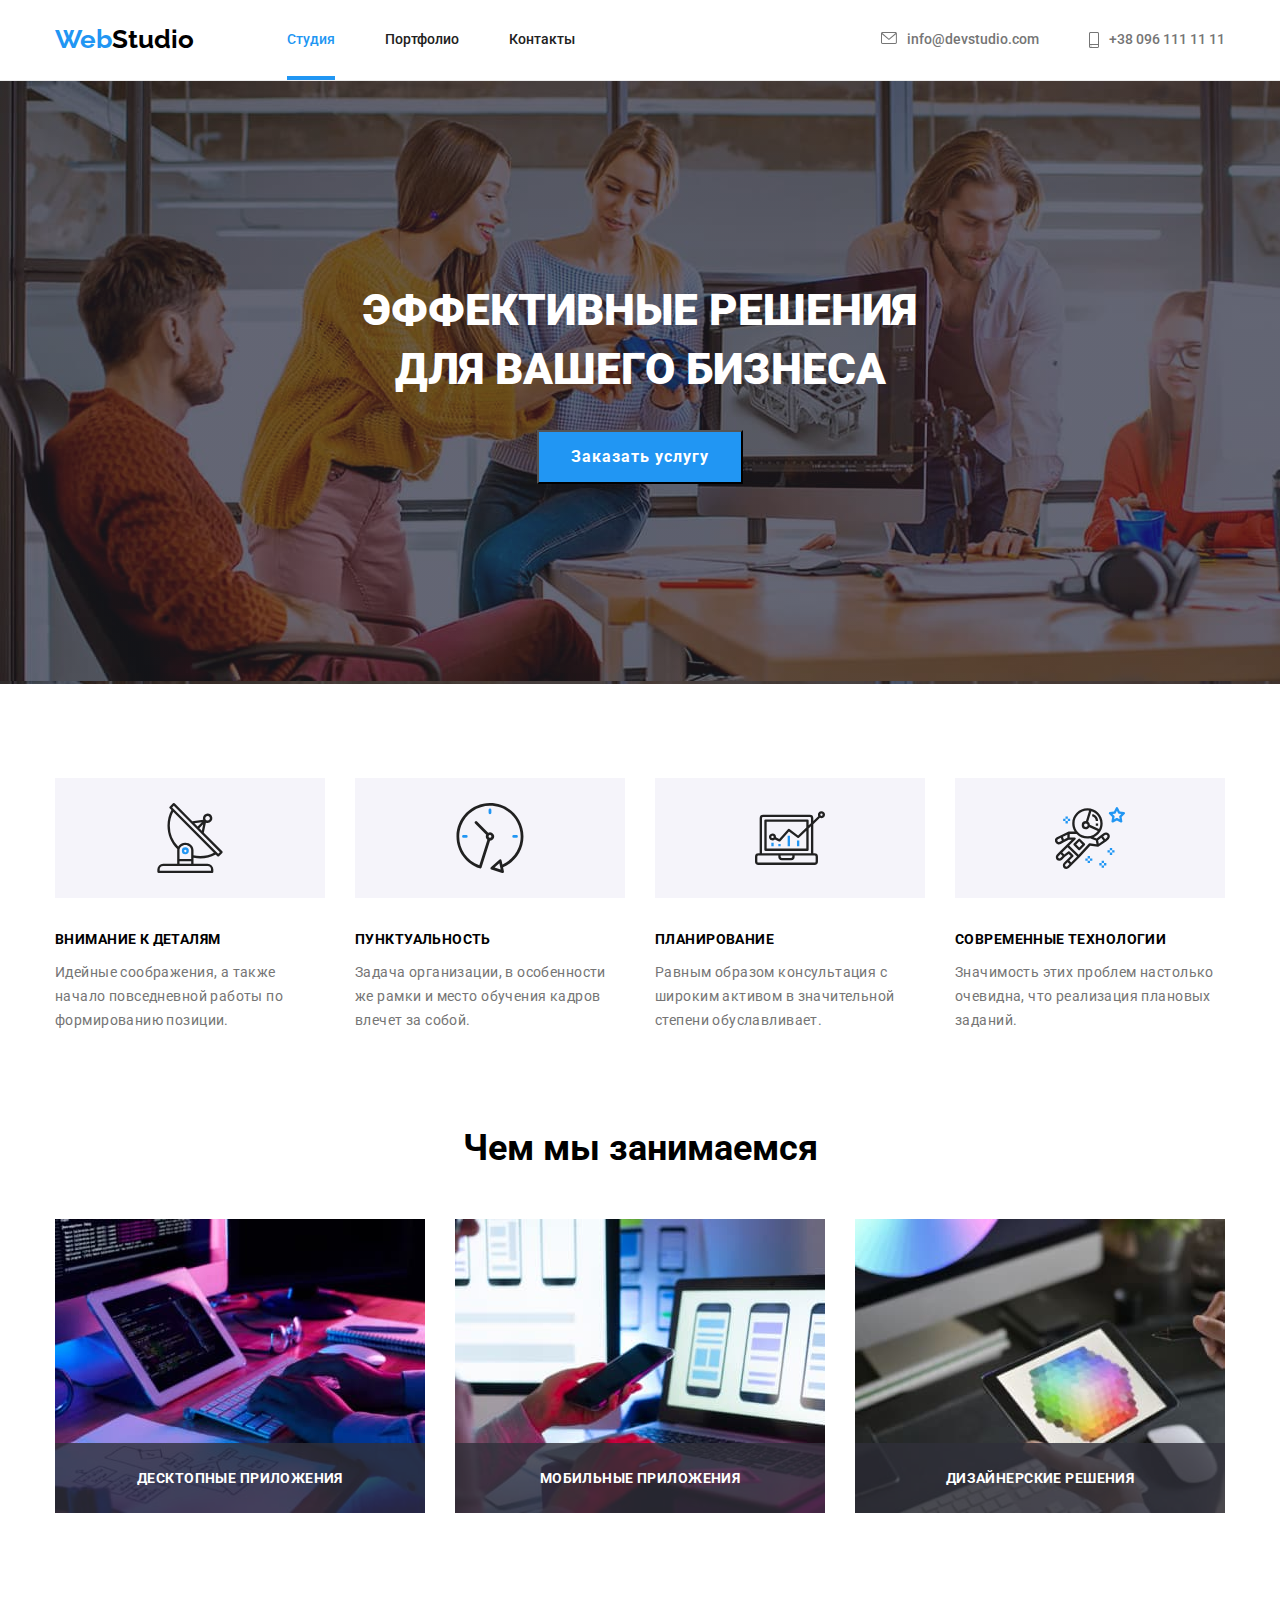
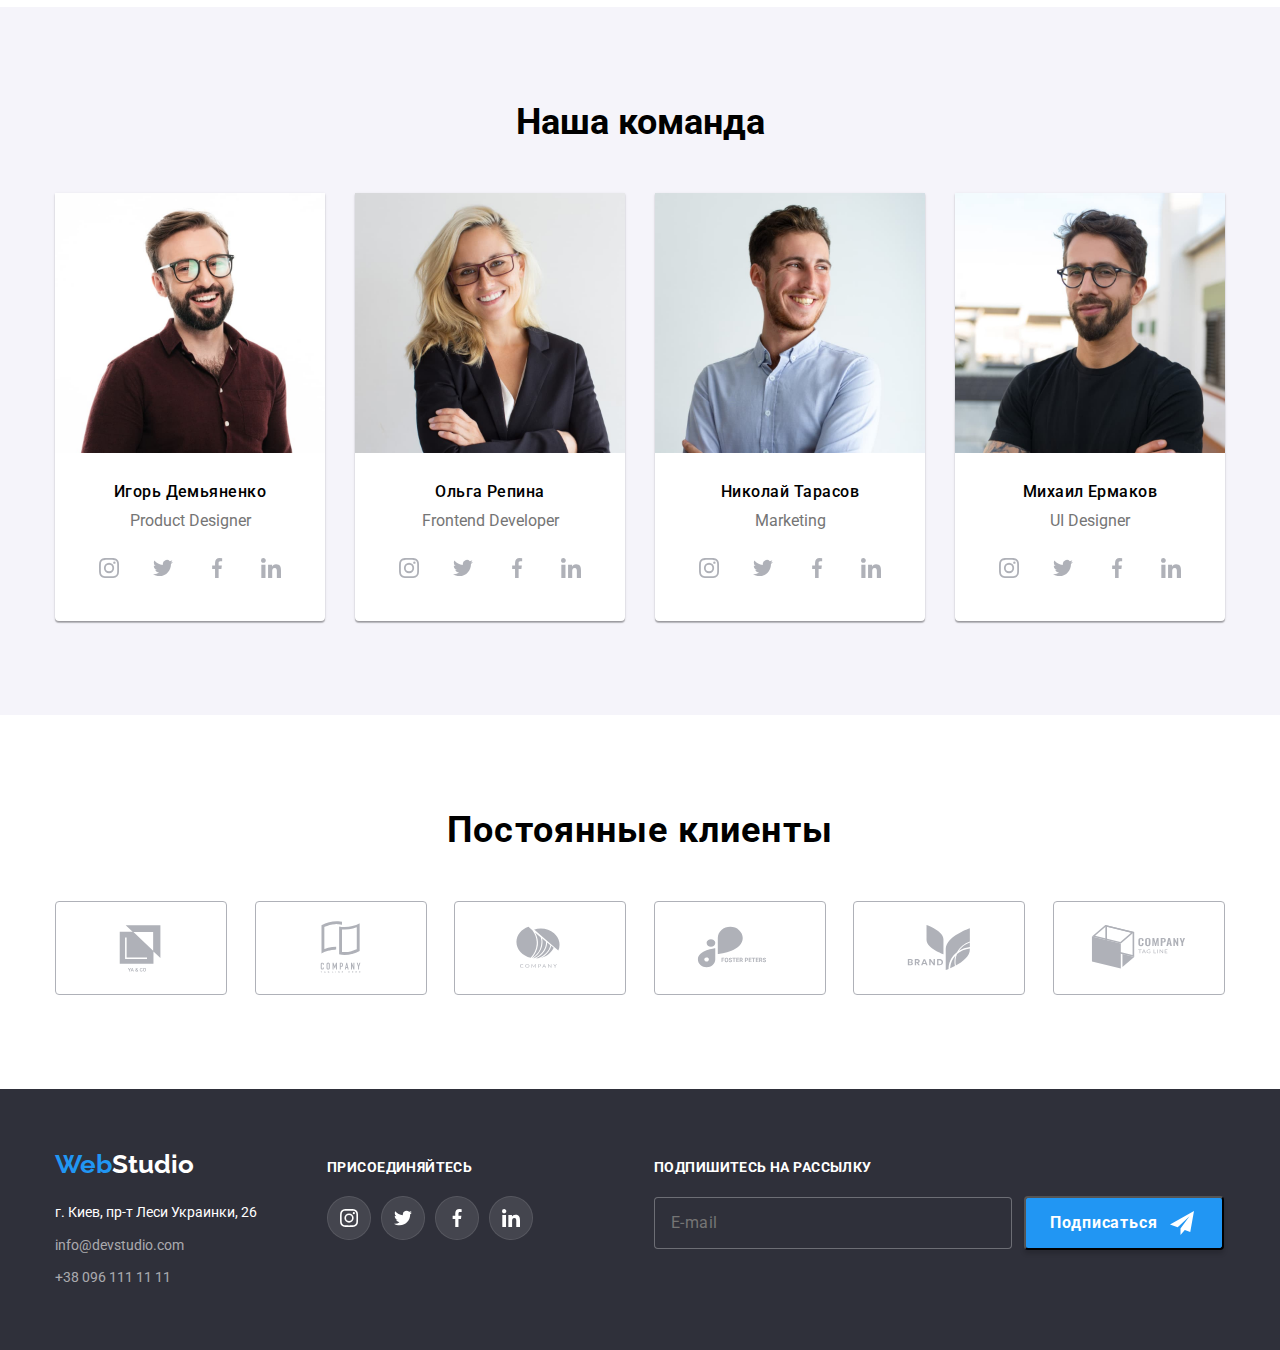
<file: index.html>
<!DOCTYPE html>
<html lang="ru">
<head>
    <meta charset="UTF-8">
    <meta http-equiv="X-UA-Compatible" content="IE=edge">
    <meta name="viewport" content="width=device-width, initial-scale=1.0">
    <title>Homework 6</title>
    
    <link rel="preconnect" href="https://fonts.gstatic.com">
    <link href="https://fonts.googleapis.com/css2?family=Raleway:wght@700&family=Roboto:wght@400;500;700;900&display=swap"
        rel="stylesheet">
        <link rel="stylesheet" href="https://cdnjs.cloudflare.com/ajax/libs/modern-normalize/1.0.0/modern-normalize.min.css">
        <link rel="stylesheet" href="./css/styles.css">
</head>
<body>
    <header class="header">
        <div class="container">
            <nav class="navigation">
                <a href="./" class="logo">Web<span class="web">Studio</span></a>
                <ul class="site-nav">
                    <li class="item"><a href="./" class="link current">Студия</a></li>
                    <li class="item"><a href="./portfolio.html" class="link">Портфолио</a></li>
                    <li class="item"><a href="" class="link">Контакты</a></li>
                </ul>
            </nav>
    
            <div class="contact-info">
                <ul class="contact">
                    <li class="item"> <a href="mailto:info@devstudio.com" class="link">
                            <svg class="mail-icon">
                                <use href="./images/icons.svg#icon-envelope"></use>
                            </svg>
                            info@devstudio.com</a>
                    </li>
                    <li class="item"><a href="tel:+380961111111" class="link">
                            <svg class="phone-icon">
                                <use href="./images/icons.svg#icon-smartphone"></use>
                            </svg>
                            +38 096 111 11 11</a>
                    </li>
                </ul>
            </div>
        </div>
    </header>

    <!-- MAIN -->

    <main>

        <!-- HERO -->

        <section class="container-hero section">
            <div class="container">
                 <div class="hero">
                     <h1 class="title">ЭФФЕКТИВНЫЕ РЕШЕНИЯ </br>ДЛЯ ВАШЕГО БИЗНЕСА</h1>
                     <button class="btn" type="button" data-modal-open>Заказать услугу</button>
                </div>
            </div>
        </section>

        <!-- ABOUT -->

        <section class="section">
            <div class="container">
                    <ul class="about">
                        <li class="item">
                                <div class="about-icon-section">
                                    <svg class="icon">
                                        <use href="./images/icons.svg#icon-antena"></use>
                                    </svg>
                                </div>
                                <h3 class="title">ВНИМАНИЕ К ДЕТАЛЯМ</h3>
                                <p class="feature">Идейные соображения, а также начало повседневной работы по формированию позиции.</p>
                        </li>
                        <li class="item">
                                <div class="about-icon-section">
                                    <svg class="icon">
                                        <use href="./images/icons.svg#icon-clock"></use>
                                    </svg>
                                </div>
                                <h3 class="title">ПУНКТУАЛЬНОСТЬ</h3>
                                <p class="feature">Задача организации, в особенности же рамки и место обучения кадров влечет за собой.</p> 
                        </li>
                        <li class="item">
                                <div class="about-icon-section">
                                    <svg class="icon">
                                        <use href="./images/icons.svg#icon-plan"></use>
                                    </svg>
                                </div>
                                <h3 class="title">ПЛАНИРОВАНИЕ</h3>
                                <p class="feature">Равным образом консультация с широким активом в значительной степени обуславливает.</p>
                        </li>
                        <li class="item">
                                <div class="about-icon-section">
                                    <svg class="icon">
                                        <use href="./images/icons.svg#icon-astranaut"></use>
                                    </svg>
                                </div>
                                <h3 class="title">СОВРЕМЕННЫЕ ТЕХНОЛОГИИ</h3>
                             <p class="feature">Значимость этих проблем настолько очевидна, что реализация плановых заданий.</p>
                        </li>
                    </ul>                
            </div>     
        </section>

        <!-- WORK -->

        <section class="section-bott">
            <div class="container">
                <div class="work">
                    <h2 class="title">Чем мы занимаемся</h2>
                        <ul class="work-cards">
                            <li class="item">
                                <a href="">
                                    <div class="item-position">
                                        <img src="./images/box-1.jpg" alt="Структура сайта и написание кода" width="370" height="294">
                                        <p class="text">ДЕСКТОПНЫЕ ПРИЛОЖЕНИЯ</p>
                                    </div>
                                </a>
                            </li>
                            <li class="item">
                                <a href="">
                                    <div class="item-position">
                                        <img src="./images/box-2.jpg" alt="адаптивная верстка" width="370" height="294">
                                        <p class="text">МОБИЛЬНЫЕ ПРИЛОЖЕНИЯ</p>
                                    </div>
                                </a>
                            </li>
                            <li class="item">
                                <a href="">
                                    <div class="item-position">
                                        <img src="./images/box-3.jpg" alt="выбор цвета в цветовой палитре" width="370" height="294">
                                        <p class="text">ДИЗАЙНЕРСКИЕ РЕШЕНИЯ</p>
                                    </div>
                                </a>
                            </li>
                        </ul>
                </div>
            </div>
        </section>

        <!-- TEAM -->

        <section class="container-team section">
            <div class="container">
                <div class="team">
                        <h2 class="title">Наша команда</h2>
                        <ul class="team-cards">
                            <li class="cards"><img src="./images/pro-designer.jpg" alt="Product Designer" width="270" height="260">
                                <p class="name">Игорь Демьяненко</p>
                                <p class="pofession">Product Designer</p>
                                <ul class="team-icon-list">
                                    <li class="icon-item">
                                        <a href="" class="social-link">
                                            <svg class="icon-social">
                                                <use href="./images/icons.svg#icon-instagram"></use>
                                            </svg>
                                        </a>
                                    </li>
                                    <li class="icon-item">
                                        <a href="" class="social-link">       
                                        <svg class="icon-social">
                                            <use href="./images/icons.svg#icon-twitter"></use>
                                        </svg>
                                        </a>
                                    </li>
                                    <li class="icon-item">
                                        <a href="" class="social-link">
                                        <svg class="icon-social">
                                            <use href="./images/icons.svg#icon-facebook"></use>
                                        </svg>
                                        </a>
                                    </li>
                                    <li class="icon-item">
                                        <a href="" class="social-link">
                                        <svg class="icon-social">
                                            <use href="./images/icons.svg#icon-linkedin"></use>
                                        </svg>
                                        </a>
                                    </li>
                                </ul>
                            </li>
                            <li class="cards">
                                <img src="./images/developer.jpg" alt="Frontend Developer" width="270" height="260">
                                <p class="name">Ольга Репина</p>
                                <p class="pofession">Frontend Developer</p>
                                <ul class="team-icon-list">
                                    <li class="icon-item">
                                        <a href="" class="social-link">
                                            <svg class="icon-social">
                                                <use href="./images/icons.svg#icon-instagram"></use>
                                            </svg>
                                        </a>
                                    </li>
                                    <li class="icon-item">
                                        <a href="" class="social-link">
                                            <svg class="icon-social">
                                                <use href="./images/icons.svg#icon-twitter"></use>
                                            </svg>
                                        </a>
                                    </li>
                                    <li class="icon-item">
                                        <a href="" class="social-link">
                                            <svg class="icon-social">
                                                <use href="./images/icons.svg#icon-facebook"></use>
                                            </svg>
                                        </a>
                                    </li>
                                    <li class="icon-item">
                                        <a href="" class="social-link">
                                            <svg class="icon-social">
                                                <use href="./images/icons.svg#icon-linkedin"></use>
                                            </svg>
                                        </a>
                                    </li>
                                </ul>
                            </li>
                            <li class="cards">
                                <img src="./images/marketing.jpg" alt="Marketing" width="270" height="260">
                                <p class="name">Николай Тарасов</p>
                                <p class="pofession">Marketing</p>
                                <ul class="team-icon-list">
                                    <li class="icon-item">
                                        <a href="" class="social-link">
                                            <svg class="icon-social">
                                                <use href="./images/icons.svg#icon-instagram"></use>
                                            </svg>
                                        </a>
                                    </li>
                                    <li class="icon-item">
                                        <a href="" class="social-link">
                                            <svg class="icon-social">
                                                <use href="./images/icons.svg#icon-twitter"></use>
                                            </svg>
                                        </a>
                                    </li>
                                    <li class="icon-item">
                                        <a href="" class="social-link">
                                            <svg class="icon-social">
                                                <use href="./images/icons.svg#icon-facebook"></use>
                                            </svg>
                                        </a>
                                    </li>
                                    <li class="icon-item">
                                        <a href="" class="social-link">
                                            <svg class="icon-social">
                                                <use href="./images/icons.svg#icon-linkedin"></use>
                                            </svg>
                                        </a>
                                    </li>
                                </ul>
                            </li>
                            <li class="cards">
                                <img src="./images/ui-designer.jpg" alt="UI Designer" width="270" height="260">
                                <p class="name">Михаил Ермаков</p>
                                <p class="pofession">UI Designer</p>
                                <ul class="team-icon-list">
                                    <li class="icon-item">
                                        <a href="" class="social-link">
                                            <svg class="icon-social">
                                                <use href="./images/icons.svg#icon-instagram"></use>
                                            </svg>
                                        </a>
                                    </li>
                                    <li class="icon-item">
                                        <a href="" class="social-link">
                                            <svg class="icon-social">
                                                <use href="./images/icons.svg#icon-twitter"></use>
                                            </svg>
                                        </a>
                                    </li>
                                    <li class="icon-item">
                                        <a href="" class="social-link">
                                            <svg class="icon-social">
                                                <use href="./images/icons.svg#icon-facebook"></use>
                                            </svg>
                                        </a>
                                    </li>
                                    <li class="icon-item">
                                        <a href="" class="social-link">
                                            <svg class="icon-social">
                                                <use href="./images/icons.svg#icon-linkedin"></use>
                                            </svg>
                                        </a>
                                    </li>
                                </ul>
                            </li>
                        </ul>
                </div>
            </div>
        </section>

        <!-- ПОСТОЯННЫЕ КЛИЕНТЫ -->
        
        <section class="container ">
            <div class="section">
                <h2 class="title-clients">Постоянные клиенты</h2>
                <ul class="clients-list">
                    <li>
                        <a href="" class="client-link">
                            <svg class="icon-clients">
                                <use href="./images/icons.svg#icon-client-1"></use>
                            </svg>
                        </a>
                    </li>
                    <li>
                        <a href="" class="client-link">
                            <svg class="icon-clients">
                                <use href="./images/icons.svg#icon-client-2"></use>
                            </svg>
                        </a>
                    </li>
                    <li>
                        <a href="" class="client-link">
                            <svg class="icon-clients">
                                <use href="./images/icons.svg#icon-client-3"></use>
                            </svg>
                        </a>
                    </li>
                    <li>
                        <a href="" class="client-link">
                            <svg class="icon-clients">
                                <use href="./images/icons.svg#icon-client-4"></use>
                            </svg>
                        </a>
                    </li>
                    <li>
                        <a href="" class="client-link">
                            <svg class="icon-clients">
                                <use href="./images/icons.svg#icon-client-5"></use>
                            </svg>
                        </a>
                    </li>
                    <li>
                        <a href="" class="client-link">
                            <svg class="icon-clients">
                                <use href="./images/icons.svg#icon-client-6"></use>
                            </svg>
                        </a>
                    </li>
                </ul>
            </div>
        </section>
    </main>

    <!-- FOTTER -->

    <footer class="footer">
        <div class="container">
            <div class="footer-flex">
                <div>
                    <a href="./" class="logo">Web<span class="web">Studio</span></a>
                    <address class="address">
                        <p class="street">г. Киев, пр-т Леси Украинки, 26</p>
                        <ul class="getcontact">
                         <li>
                             <a href="mailto:info@devstudio.com" class="link">info@devstudio.com</a>
                            </li>
                         <li>
                              <a href="tel:+380961111111" class="link">+38 096 111 11 11</a>
                         </li>
                     </ul>
                     </address>
                </div>
                <div class="invite">
                    <h3 class="title">ПРИСОЕДИНЯЙТЕСЬ</h3>
                    <ul class="foot-icon-list">
                        <li class="item">
                            <a href="" class="footer-link">
                                <svg class="svg-icon">
                                    <use href="./images/icons.svg#icon-instagram"></use>
                                </svg>
                            </a>
                        </li>
                        <li class="item">
                            <a href="" class="footer-link">
                                <svg class="svg-icon">
                                    <use href="./images/icons.svg#icon-twitter"></use>
                                </svg>
                            </a>
                        </li>
                        <li class="item">
                            <a href="" class="footer-link">
                                <svg class="svg-icon">
                                    <use href="./images/icons.svg#icon-facebook"></use>
                                </svg>
                            </a>
                        </li>
                        <li class="item">
                            <a href="" class="footer-link">
                                <svg class="svg-icon">
                                    <use href="./images/icons.svg#icon-linkedin"></use>
                                </svg>
                            </a>
                        </li>
                    </ul>
                </div>
                <div class="subscribe">
                    <h3 class="title">ПОДПИШИТЕСЬ НА РАССЫЛКУ</h3>
                    <form class="form-subscribe">                       
                        <label>
                            <input type="email" name="subscribe" placeholder="E-mail" width="500px">
                        </label>
                        <button type="submit" class="btn">
                            <span class="text"> Подписаться</span>
                            <svg class="send-svg">
                                <use href="./images/icons.svg#icon-send"></use>
                            </svg>
                        </button>
                    </form>
                </div>
            </div>
        </div>
    </footer>

<!-- Модалка -->

    <div class="backdrop is-hidden" data-modal>
        <div class="modal">
            <button class="btn" type="button" data-modal-close>
                <svg class="close">
                    <use href="./images/icons.svg#icon-close"></use>
                </svg>
            </button>
            <form class="form">
               
                    <h2 class="form-title">Оставьте свои данные, мы вам перезвоним</h2>
    
                        <label class="form-label">
                            <span class="form-text"> Имя</span>
                            <input class="form-input" type="text">
                            <svg class="form-icon">
                                <use href="./images/icons.svg#icon-name"></use>
                            </svg>
                        </label>

                        <label class="form-label">
                            <span class="form-text"> Телефон</span>
                            <input class="form-input" type="email">
                            <svg class="form-icon">
                                <use href="./images/icons.svg#icon-phone"></use>
                            </svg>
                        </label>
                  
                        <label class="form-label">
                            <span class="form-text"> Почта</span>
                            <input class="form-input" type="tel">
                            <svg class="form-icon">
                                <use href="./images/icons.svg#icon-email"></use>
                            </svg>
                        </label>
                
                        <label class="form-label">
                            <span class="form-text"> Комментарий</span>
                            <textarea name="commit"  class="form-commit" placeholder="Введите текст"></textarea>
                        </label>
            
 
                        <label class="rules">
                            <input type="checkbox" class="checkbox"><span class="form-checked"></span> Соглашаюсь с рассылкой и принимаю <a href="#"
                                class="agreement"> Условия договора</a> 
                            </label>

                    <button type="submit" class="form-btn" ><span class="send" > Отправить</span></button>
            </form>
        </div>
    </div>
    <script src="./js/modal.js"></script>
</body>
</html>
</file>
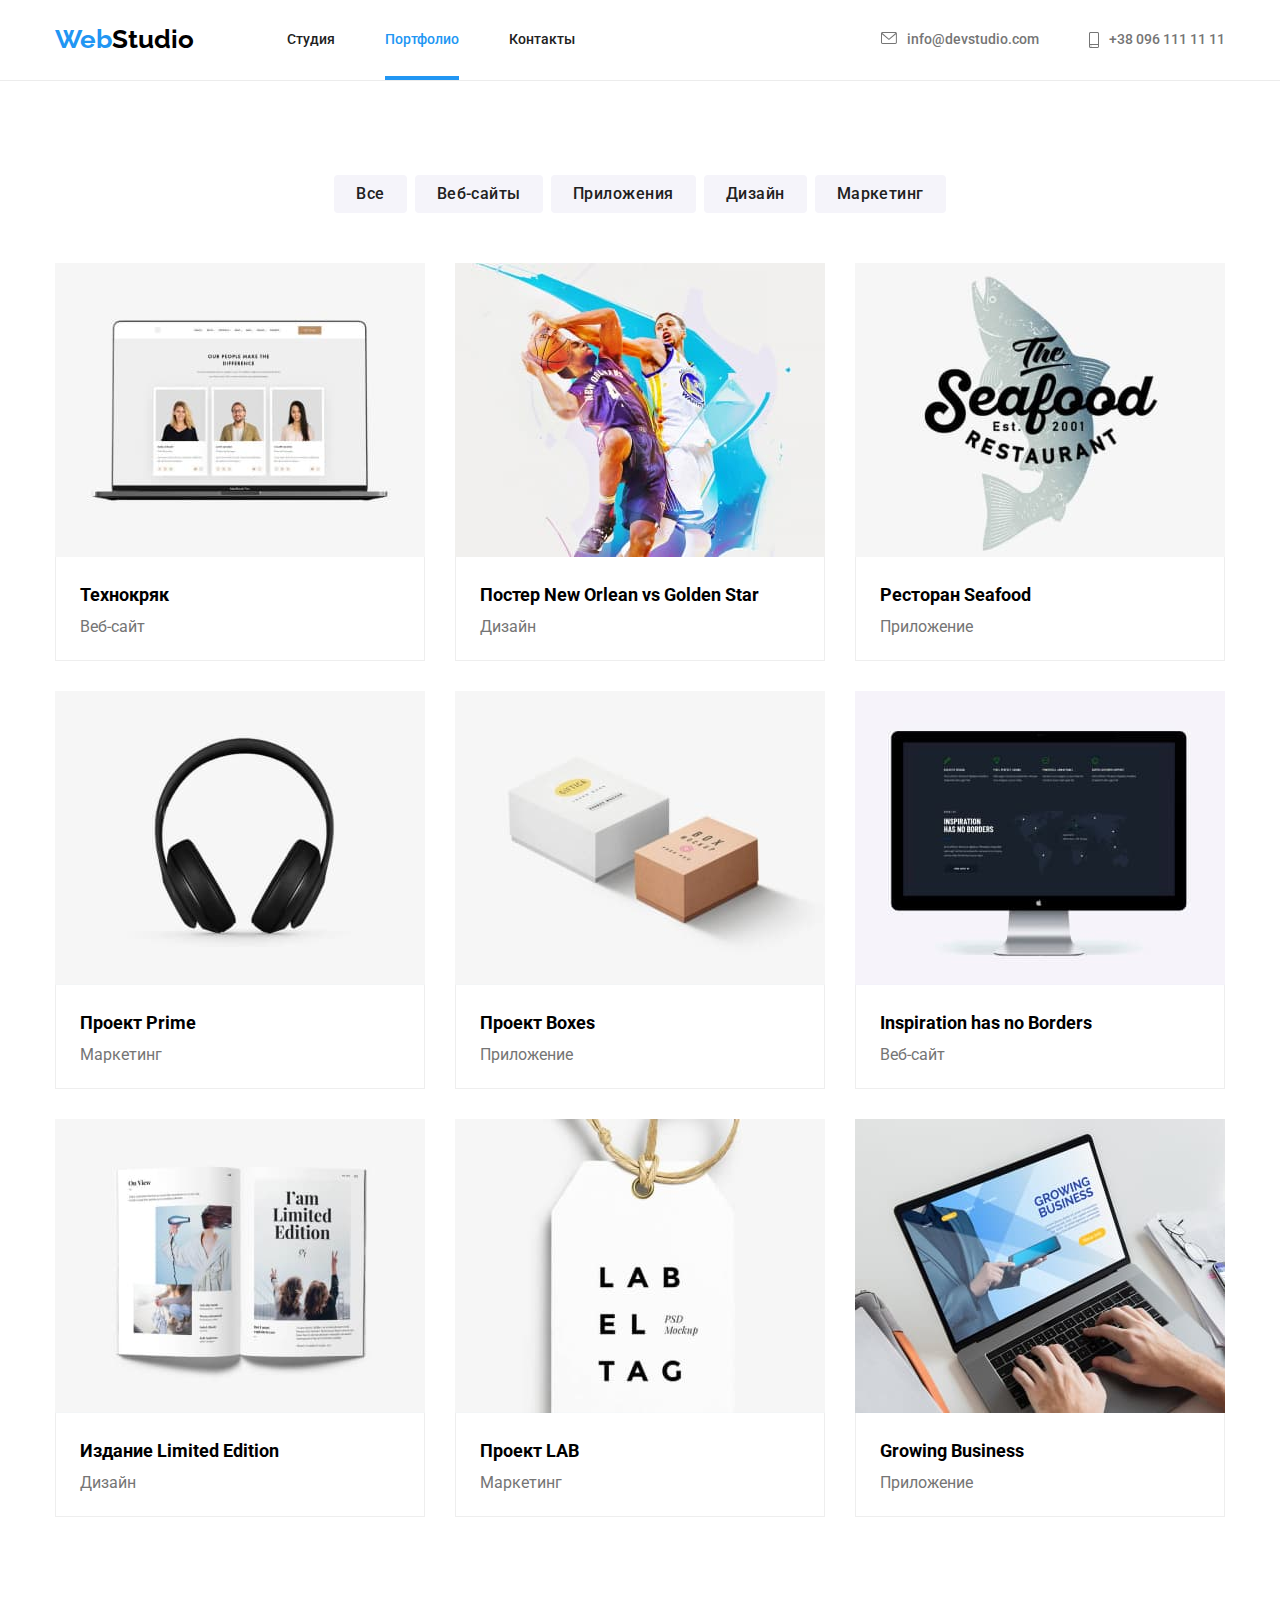
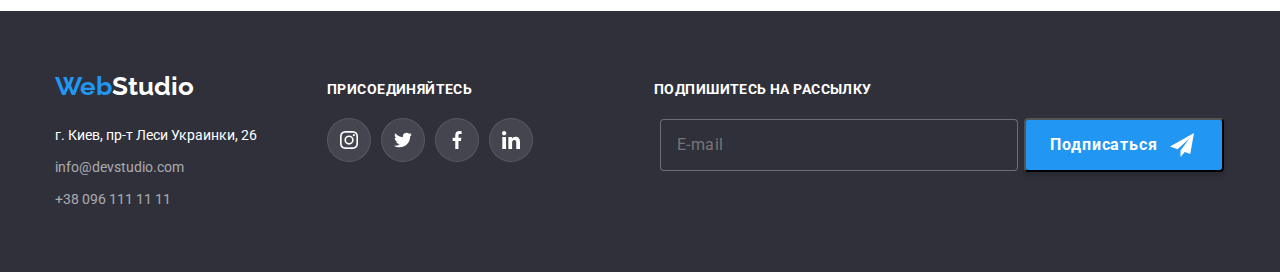
<file: portfolio.html>
<!DOCTYPE html>
<html lang="ru">
<head>
    <meta charset="UTF-8">
    <meta http-equiv="X-UA-Compatible" content="IE=edge">
    <meta name="viewport" content="width=device-width, initial-scale=1.0">
    <title>Homework 6</title>
    <link rel="preconnect" href="https://fonts.gstatic.com">
    <link href="https://fonts.googleapis.com/css2?family=Raleway:wght@700&family=Roboto:wght@400;500;700;900&display=swap"
        rel="stylesheet">
        <link rel="stylesheet" href="https://cdnjs.cloudflare.com/ajax/libs/modern-normalize/1.0.0/modern-normalize.min.css">
        <link rel="stylesheet" href="./css/styles.css">
</head>
<body>

    <!-- header -->

    <header class="header">
        <div class="container">
            <nav class="navigation">
                <a href="./" class="logo">Web<span class="web">Studio</span></a>
                <ul class="site-nav">
                    <li class="item"><a href="./" class="link "> Студия </a></li>
                    <li class="item"><a href="./portfolio.html" class="link current">Портфолио</a></li>
                    <li class="item"><a href="" class="link">Контакты</a></li>
                </ul>
            </nav>
    
            <div class="contact-info">
                <ul class="contact">
                    <li class="item">  <a href="mailto:info@devstudio.com" class="link">
                        <svg class="mail-icon">
                            <use href="./images/icons.svg#icon-envelope"></use>
                        </svg>
                    info@devstudio.com</a>
                    </li>
                    <li class="item"><a href="tel:+380961111111" class="link">
                         <svg class="phone-icon">
                        <use href="./images/icons.svg#icon-smartphone"></use></svg>
                        +38 096 111 11 11</a>
                    </li>
                </ul>
            </div>
        </div>
    </header>
    
    <!-- main -->
   
    <main>
        <section class="section">
            <div class="container">
                <div class="filters">
                    <ul class="buttons">
                        <li class="item"><button class="btn" type="button">Все</button></li>
                        <li class="item"><button class="btn" type="button">Веб-сайты</button></li>
                        <li class="item"><button class="btn" type="button">Приложения</button> </li>
                        <li class="item"><button class="btn" type="button">Дизайн</button> </li>
                        <li class="item"><button class="btn" type="button">Маркетинг</button> </li>
                    </ul> 
                </div>
            </div>
            <div class="container">
                <div class="projects">
                    <ul class="cards-list">
                        <li class="item">
                            <a href="">
                                <div class="overflow-img">
                                    <img src="./images/note.jpg" alt="notebook" width="370" height="294"  >
                                    <div class="overflow">
                                        <p class="text">Технокряк это современная площадка распространения коронавируса. Компании используют эту платформу для цифрового шпионажа и атак на защищённые сервера конкурентов.</p>
                                    </div>
                                </div>
                                        <div class="card-border">
                                        <h3 class="title">Технокряк</h3>
                                        <p class="filter">Веб-сайт</p>
                                        </div>
                            </a>
                        </li>
                        <li class="item">
                            <a href="">
                                <div class="overflow-img">
                                    <img src="./images/basketball.jpg" alt="basketball" width="370" height="294"  >
                                    <div class="overflow">
                                        <p class="text">Технокряк это современная площадка распространения коронавируса. Компании используют эту платформу
                                            для цифрового шпионажа и атак на защищённые сервера конкурентов.</p>
                                    </div>
                                </div>
                                    <div class="card-border">
                                        <h3 class="title">Постер New Orlean vs Golden Star</h3>
                                        <p class="filter">Дизайн</p>
                                    </div>
                            </a>
                        </li>
                        <li class="item">
                            <a href="">
                                <div class="overflow-img">
                                    <img src="./images/restaurant.jpg" alt="restaurant" width="370" height="294"  >
                                    <div class="overflow">
                                        <p class="text">Технокряк это современная площадка распространения коронавируса. Компании используют эту платформу
                                            для цифрового шпионажа и атак на защищённые сервера конкурентов.</p>
                                    </div>
                                </div>
                                    <div class="card-border">
                                        <h3 class="title">Ресторан Seafood</h3>
                                        <p class="filter">Приложение</p>
                                    </div>
                            </a>
                        </li>
                        <li class="item">
                            <a href="">
                                <div class="overflow-img">
                                    <img src="./images/headphones.jpg" alt="headphones" width="370" height="294" >
                                    <div class="overflow">
                                        <p class="text">Технокряк это современная площадка распространения коронавируса. Компании используют эту платформу
                                            для цифрового шпионажа и атак на защищённые сервера конкурентов.</p>
                                    </div>
                                </div>
                                    <div class="card-border">
                                        <h3 class="title">Проект Prime</h3>
                                        <p class="filter">Маркетинг</p>
                                    </div>
                            </a>
                        </li>
                        <li class="item">
                            <a href="">
                                <div class="overflow-img">
                                    <img src="./images/boxes.jpg" alt="boxes" width="370" height="294" >
                                    <div class="overflow">
                                        <p class="text">Технокряк это современная площадка распространения коронавируса. Компании используют эту платформу
                                            для цифрового шпионажа и атак на защищённые сервера конкурентов.</p>
                                    </div>
                                </div>
                                    <div class="card-border">
                                        <h3 class="title">Проект Boxes</h3>
                                        <p class="filter">Приложение</p>
                                    </div>
                            </a>
                        </li>
                        <li class="item">
                            <a href="">
                                <div class="overflow-img">
                                    <img src="./images/monitor.jpg" alt="monitor" width="370" height="294" >
                                    <div class="overflow">
                                        <p class="text">Технокряк это современная площадка распространения коронавируса. Компании используют эту платформу
                                            для цифрового шпионажа и атак на защищённые сервера конкурентов.</p>
                                    </div>
                                </div>
                                    <div class="card-border">
                                        <h3 class="title">Inspiration has no Borders</h3>
                                        <p class="filter">Веб-сайт</p>
                                    </div>
                            </a>
                        </li>
                        <li class="item">
                            <a href="">
                                <div class="overflow-img">
                                    <img src="./images/book.jpg" alt="book" width="370" height="294" >
                                    <div class="overflow">
                                        <p class="text">Технокряк это современная площадка распространения коронавируса. Компании используют эту платформу
                                            для цифрового шпионажа и атак на защищённые сервера конкурентов.</p>
                                    </div>
                                </div>
                                    <div class="card-border">
                                        <h3 class="title">Издание Limited Edition</h3>
                                        <p class="filter">Дизайн</p>
                                    </div>
                            </a>
                        </li>
                        <li class="item">
                            <a href="">
                                <div class="overflow-img">
                                    <img src="./images/project.jpg" alt="project" width="370" height="294" >
                                    <div class="overflow">
                                        <p class="text">Технокряк это современная площадка распространения коронавируса. Компании используют эту платформу
                                            для цифрового шпионажа и атак на защищённые сервера конкурентов.</p>
                                    </div>
                                </div>
                                    <div class="card-border">
                                        <h3 class="title">Проект LAB</h3>
                                        <p class="filter">Маркетинг</p>
                                    </div>
                            </a>
                        </li>
                        <li class="item">
                            <a href="">
                                <div class="overflow-img">
                                    <img src="./images/business.jpg" alt="business" width="370" height="294" >
                                    <div class="overflow">
                                        <p class="text">Технокряк это современная площадка распространения коронавируса. Компании используют эту платформу
                                            для цифрового шпионажа и атак на защищённые сервера конкурентов.</p>
                                    </div>
                                </div>
                                    <div class="card-border">
                                        <h3 class="title">Growing Business</h3>
                                        <p class="filter">Приложение</p>
                                    </div>
                            </a>
                        </li>
                    </ul>
                </div>
            </div>
        </section>
    </main>

<!-- footer -->
    <footer class="footer">
        <div class="container">
            <div class="footer-flex">
                <div>
                    <a href="./" class="logo">Web<span class="web">Studio</span></a>
                    <address class="address">
                        <p class="street">г. Киев, пр-т Леси Украинки, 26</p>
                        <ul class="getcontact">
                            <li>
                                <a href="mailto:info@devstudio.com" class="link">info@devstudio.com</a>
                            </li>
                            <li>
                                <a href="tel:+380961111111" class="link">+38 096 111 11 11</a>
                            </li>
                        </ul>
                    </address>
                </div>
                <div class="invite">
                    <h3 class="title">ПРИСОЕДИНЯЙТЕСЬ</h3>
                    <ul class="foot-icon-list">
                        <li class="item">
                            <a href="" class="footer-link">
                                <svg class="svg-icon">
                                    <use href="./images/icons.svg#icon-instagram"></use>
                                </svg>
                            </a>
                        </li>
                        <li class="item">
                            <a href="" class="footer-link">
                                <svg class="svg-icon">
                                    <use href="./images/icons.svg#icon-twitter"></use>
                                </svg>
                            </a>
                        </li>
                        <li class="item">
                            <a href="" class="footer-link">
                                <svg class="svg-icon">
                                    <use href="./images/icons.svg#icon-facebook"></use>
                                </svg>
                            </a>
                        </li>
                        <li class="item">
                            <a href="" class="footer-link">
                                <svg class="svg-icon">
                                    <use href="./images/icons.svg#icon-linkedin"></use>
                                </svg>
                            </a>
                        </li>
                    </ul>
                </div>
                <div class="subscribe ">
                    <h3 class="title">ПОДПИШИТЕСЬ НА РАССЫЛКУ</h3>
                    <form class="form-subscribe">
                        <label for="subscribe"></label>
                        <input type="email" name="subscribe" id="subscribe" placeholder="E-mail" width="500px">
                        <button type="submit" class="btn">
                            <span class="text"> Подписаться</span>
                            <svg class="send-svg">
                                <use href="./images/icons.svg#icon-send"></use>
                            </svg>
                        </button>
                    </form>
                </div>
            </div>
        </div>
    </footer>
</body>
</html>
</file>
<file: css/styles.css>
﻿/* Глобальные стили */
* {
  box-sizing: border-box;
}

h1,
h2,
h3,
h4,
h5,
h6,
ul,
p {
  margin: 0;
  padding: 0;
}

svg,
img {
  display: block;
  max-width: 100%;
  height: auto;
}

input {
  cursor: pointer;
}

body {
  color: var(--accent-color);
  font-family: roboto, sans-serif;
  background-color: #ffffff;
}

:root {
  --accent-color: #757575;
  --background-header-footer: #2f303a;
  --activ: #2196f3;
  --primary-color: #000000;
  --lite-color: #ffffff;
  --logo: #2196f3;
  --contacts-footer-color: rgb(255, 255, 255, 0.6);
  --header-border-color: #ececec;
  --cards-border-color: #eeeeee;
  --bgc-btn: #f5f4fa;
  --hero-overlay-color: rgba(47, 48, 58, 0.4);
  --icon-color: #afb1b8;
  --bgc-icon-footer: rgba(255, 255, 255, 0.1);
  --bgc-overflow: rgba(33, 150, 243, 0.9);
  --form-color: rgba(117, 117, 117, 0.5);
}

a {
  text-decoration: none;
}

ul {
  list-style: none;
}

.section {
  padding-top: 94px;
  padding-bottom: 94px;
}

.section-bott {
  padding-bottom: 94px;
}

.btn {
  cursor: pointer;
}

/* ICONS SVG */

.mail-icon {
  width: 16px;
  height: 12px;
  margin-right: 10px;
  fill: currentColor;
}
.phone-icon {
  width: 10px;
  height: 16px;
  margin-right: 10px;
  fill: currentColor;
}

/* HEADER INDEX*/

.container {
  width: 1200px;
  padding-left: 15px;
  padding-right: 15px;
  margin-left: auto;
  margin-right: auto;
}

.header {
  border-bottom: 1px solid var(--header-border-color);
}

.header .container {
  display: flex;
  justify-content: space-between;
  align-items: center;
}

.container .navigation {
  display: flex;
  align-items: center;
}

.navigation .site-nav {
  display: flex;
}

.logo {
  font-family: "Raleway", sans-serif;
  font-weight: 700;
  font-size: 26px;
  line-height: 1.2;
  color: var(--logo);
}

.web {
  color: var(--primary-color);
}

.site-nav .link {
  padding-top: 32px;
  padding-bottom: 32px;
  position: relative;
  color: #212121;
  font-weight: 500;
  font-size: 14px;
  line-height: 1.1;
  transition: color 250ms cubic-bezier(0.4, 0, 0.2, 1);
}

.site-nav .link.current::after {
  content: "";
  position: absolute;

  left: 0;
  bottom: 0;
  display: block;
  width: 100%;
  height: 4px;
  background-color: var(--activ);

  transition: 250ms cubic-bezier(0.4, 0, 0.2, 1);
}

.item .link {
  display: flex;
}

.contact .link {
  padding-top: 32px;
  padding-bottom: 32px;
  color: #757575;
  font-weight: 500;
  font-size: 14px;
  line-height: 1.1;
  transition: color 250ms cubic-bezier(0.4, 0, 0.2, 1);
}

.contact-info .contact {
  display: flex;
}

.contact-info {
  margin-left: auto;
}

.site-nav .item {
  margin-right: 50px;
}

.site-nav .item:first-child {
  margin-left: 93px;
}

.site-nav .item:last-child {
  margin: 0;
}

.site-nav .link:focus,
.site-nav .link:hover {
  color: var(--activ);
}

.contact .link:focus,
.contact .link:hover {
  color: var(--activ);
}

.site-nav .current {
  color: var(--activ);
}

.contact .item + .item {
  margin-left: 50px;
}

/* main INDEX */

.container-hero {
  background-image: linear-gradient(
      to right,
      var(--hero-overlay-color),
      var(--hero-overlay-color)
    ),
    url("../images/background.jpg");
  padding-top: 200px;
  padding-bottom: 200px;
  max-width: 1600px;
  margin-right: auto;
  margin-left: auto;
}

.hero {
  text-align: center;
}

.hero .title {
  color: var(--lite-color);
  font-weight: 900;
  font-size: 44px;
  line-height: 1.35;
}

.hero .btn {
  font-family: "Roboto", sans-serif;
  color: var(--lite-color);
  background-color: var(--activ);
  font-weight: 700;
  font-size: 16px;
  line-height: 1.87;
  letter-spacing: 0.06em;
  margin-top: 30px;
  padding: 10px 32px 10px 32px;
  transition: background-color 250ms cubic-bezier(0.4, 0, 0.2, 1);
}

.hero .btn:focus,
.hero .btn:hover {
  background-color: #188ce8;
}

/* ABOUT INDEX */

.about {
  display: flex;
  flex-wrap: wrap;
  margin-left: -30px;
}

.about .item {
  flex-basis: calc((100% - 4 * 30px) / 4);
  margin-left: 30px;
}

.about-icon-section {
  display: flex;
  justify-content: center;
  align-items: center;
  width: 270px;
  height: 120px;
  margin-bottom: 30px;
  background-color: var(--bgc-btn);
}

.about-icon-section .icon {
  width: 70px;
  height: 70px;
}

.about .item:last-child {
  padding-right: 0;
}

.about .title {
  font-family: roboto, sans-serif;
  color: var(--primary-color);
  font-weight: bold;
  font-size: 14px;
  line-height: 1.7;
  margin-bottom: 10px;
  letter-spacing: 0.03em;
}

.about .feature {
  font-weight: 400;
  font-size: 14px;
  line-height: 1.7;
  letter-spacing: 0.03em;
}

/* WORK INDEX*/

.work {
  background-color: #fff;
}

.work .work-cards {
  display: flex;
  justify-content: space-between;
}

.work-cards .item {
  margin-right: 30px;
}

/* .item-position::before {
  display: inline-block;
  position: absolute;
  content: "";
  background-color: #2f303acc;
  width: 100%;
  height: 70px;
  bottom: 0%;
} */

.work-cards .item:last-child {
  margin-right: 0;
}

.work-cards .item-position {
  position: relative;
}

.item-position .text {
  position: absolute;
  font-family: roboto, sans-serif;
  font-weight: 700;
  font-size: 14px;
  line-height: 1.172;
  letter-spacing: 0.03em;
  left: 50%;
  transform: translateX(-50%);
  color: var(--lite-color);
  background-color: #2f303acc;
  width: 100%;
  height: 70px;
  bottom: 0;
  text-align: center;
  padding-top: 27px;
}

.work .title {
  color: var(--primary-color);
  font-weight: 700;
  font-size: 36px;
  line-height: 1.17;
  text-align: center;
  margin-bottom: 50px;
}

/* TEAM INDEX*/

.container-team {
  background-color: var(--bgc-btn);
}

.team .title {
  color: var(--primary-color);
  text-align: center;
  font-weight: 700;
  font-size: 36px;
  line-height: 1.17;
  margin-bottom: 50px;
}

.team .team-cards {
  display: flex;
  justify-content: space-between;
}

.team-cards .cards {
  margin-right: 30px;
  box-shadow: 0px 1px 3px rgba(0, 0, 0, 0.12), 0px 1px 1px rgba(0, 0, 0, 0.14),
    0px 2px 1px rgba(0, 0, 0, 0.2);
  border-radius: 0px 0px 4px 4px;
}

.team-cards .cards:last-child {
  margin: 0;
}

.team .name {
  color: var(--primary-color);
  font-weight: 500;
  font-size: 16px;
  line-height: 1.17;
  padding-top: 30px;
  padding-bottom: 10px;
  letter-spacing: 0.03em;
}

.cards {
  height: 428px;
  width: 270px;
  background-color: var(--lite-color);
  text-align: center;
}

.team .profession {
  font-weight: 400;
  font-size: 16px;
  line-height: 1.17;
}

/* SOCIAL ICONS */

.team-icon-list {
  display: flex;
  justify-content: center;
  padding-top: 16px;
  padding-right: 32px;
  padding-left: 32px;
}

.team-icon-list .icon-item {
  margin-right: 10px;
}

.team-icon-list .icon-item:last-child {
  margin-right: 0;
}

.social-link {
  display: flex;
  max-width: 44px;
  max-height: 44px;
  padding: 12px;
  color: var(--icon-color);
  border-radius: 50%;
  transition: color 250ms cubic-bezier(0.4, 0, 0.2, 1),
    background-color 250ms cubic-bezier(0.4, 0, 0.2, 1);
}

.social-link:hover,
.social-link:focus {
  color: var(--lite-color);
  background-color: var(--activ);
}

.icon-item .icon-social {
  width: 20px;
  height: 20px;
  fill: currentColor;
}
/* ПОСТОЯННЫЕ КЛИЕНТЫ */

.title-clients {
  color: var(--primary-color);
  font-family: roboto, sans-serif;
  font-weight: 700;
  font-size: 36px;
  line-height: 1.171;
  letter-spacing: 0.03em;
  text-align: center;
  margin-bottom: 50px;
}

.clients-list {
  display: flex;
  justify-content: space-between;
}

.client-link {
  display: flex;
  justify-content: space-between;
  align-items: center;
  color: var(--icon-color);
  border: 1px solid var(--icon-color);
  border-radius: 4px;
  padding: 16px 32px;
  transition: color 250ms cubic-bezier(0.4, 0, 0.2, 1),
    border 250ms cubic-bezier(0.4, 0, 0.2, 1);
}

.client-link:hover,
.client-link:focus {
  border: 1px solid var(--activ);
  color: var(--activ);
}

.icon-clients {
  width: 106px;
  height: 60px;
  fill: currentColor;
}

/* MAIN PORTFOLIO */

.filters .buttons {
  display: flex;
  justify-content: center;
}

.filters .btn {
  font-family: "Roboto", sans-serif;
  font-weight: 500;
  font-size: 16px;
  line-height: 1.62;
  letter-spacing: 0.03em;
  color: rgba(33, 33, 33, 1);
  padding: 6px 22px;
  background-color: var(--bgc-btn);
  border: none;
  border-radius: 4px;
  transition: background-color 250ms cubic-bezier(0.4, 0, 0.2, 1),
    color 250ms cubic-bezier(0.4, 0, 0.2, 1),
    box-shadow 250ms cubic-bezier(0.4, 0, 0.2, 1);
}

.buttons .item {
  margin-right: 8px;
}

.buttons .item:last-child {
  margin-right: 0;
}

.filters .btn:focus,
.filters .btn:hover {
  background-color: var(--activ);
  color: var(--lite-color);
  box-shadow: 0px 3px 1px rgba(0, 0, 0, 0.1), 0px 1px 2px rgba(0, 0, 0, 0.08),
    0px 2px 2px rgba(0, 0, 0, 0.12);
}

/* КАРТОЧКИ */

.cards-list {
  display: flex;
  flex-wrap: wrap;
  margin-top: 50px;
  margin-right: -30px;
}

.cards-list .item {
  margin-right: 30px;
  margin-bottom: 30px;
  flex-basis: calc((100% - 3 * 30px) / 3);
}

.cards-list .item:hover {
  box-shadow: 0px 1px 1px rgba(0, 0, 0, 0.12), 0px 4px 4px rgba(0, 0, 0, 0.06),
    1px 4px 6px rgba(0, 0, 0, 0.16);
}

.cards-list .item:nth-child(n + 7) {
  margin-bottom: 0;
}

.projects .title {
  color: var(--primary-color);
  font-weight: 700;
  font-size: 18px;
  line-height: 2;
}

.overflow-img {
  position: relative;
  overflow: hidden;
}

.overflow-img .overflow {
  position: absolute;
  top: 0;
  left: 0;
  width: 100%;
  height: 100%;

  background-color: var(--bgc-overflow);
  transform: translatey(100%);
  pointer-events: none;
  transition: transform 250ms 250ms cubic-bezier(0.4, 0, 0.2, 1);
}

.cards-list .item:hover .overflow-img .overflow {
  transform: translatey(0);
}

.overflow .text {
  font-family: roboto, sans-serif;
  font-weight: 400;
  font-size: 18px;
  line-height: 1.555;
  padding: 63px 24px;
  letter-spacing: 0.03em;
  color: var(--lite-color);
}

.projects .filter {
  color: var(--accent-color);
  font-weight: 400;
  font-size: 16px;
  line-height: 1.7;
}

.card-border {
  border-left: 1px solid var(--cards-border-color);
  border-right: 1px solid var(--cards-border-color);
  border-bottom: 1px solid var(--cards-border-color);
  padding-top: 20px;
  padding-left: 24px;
  padding-bottom: 20px;
}

/* Подвал */

.footer {
  background-color: var(--background-header-footer);
  padding-top: 60px;
  padding-bottom: 60px;
}

.footer .web {
  color: var(--lite-color);
}

.footer .logo {
  margin-top: 60px;
}

.footer .link {
  color: var(--accent-color);
  transition: color 250ms cubic-bezier(0.4, 0, 0.2, 1);
}

.footer .link:hover,
.footer .link:focus {
  color: var(--activ);
}

.address {
  font-weight: 400;
  font-size: 14px;
  line-height: 1.7;
  font-style: normal;
  padding-top: 20px;
}

.address .street {
  color: var(--lite-color);
  font-weight: 400;
  font-size: 14px;
  line-height: 1.72;
}

.getcontact li {
  padding-top: 9px;
}

.address .link {
  color: var(--contacts-footer-color);
}

/* Правая часть футера */

.footer-flex {
  display: flex;
}

.invite {
  width: 206px;
  margin-left: 70px;
  margin-top: 10px;
}

.invite .title {
  font-family: roboto, sans-serif;
  font-weight: 700;
  font-size: 14px;
  line-height: 1.172;
  letter-spacing: 0.03em;
  margin-bottom: 20px;
  color: var(--lite-color);
}

.foot-icon-list {
  display: flex;
  justify-content: space-between;
}

.footer-link {
  display: flex;
  justify-content: space-between;
  align-items: center;
  color: var(--lite-color);
  background-color: var(--bgc-icon-footer);
  max-width: 44px;
  max-height: 44px;
  padding: 12px;
  border: 1px solid var(--bgc-icon-footer);
  border-radius: 50%;
  transition: background-color 250ms cubic-bezier(0.4, 0, 0.2, 1);
}

.footer-link:focus,
.footer-link:hover {
  background-color: var(--activ);
}

.svg-icon {
  width: 20px;
  height: 20px;
  fill: currentColor;
}

.subscribe {
  margin-left: 121px;
  margin-top: 10px;
  width: 570px;
}

.form-subscribe {
  display: flex;
  justify-content: space-between;
  align-items: center;
}

.subscribe input {
  width: 358px;
  font-family: roboto, sans-serif;
  font-weight: 400;
  font-size: 16px;
  line-height: 1.25;
  letter-spacing: 0.03em;
  color: rgba(255, 255, 255, 0.6);
  background-color: var(--background-header-footer);
  border: 1px solid rgba(255, 255, 255, 0.3);
  border-radius: 4px;
  padding-top: 15px;
  padding-bottom: 15px;
  padding-left: 16px;
}

.subscribe input:hover,
.subscribe input:focus {
  border: 1px solid var(--activ);
  outline: none;
}

.subscribe .title {
  font-family: roboto, sans-serif;
  font-weight: 700;
  font-size: 14px;
  line-height: 1.172;
  letter-spacing: 0.03em;
  margin-bottom: 20px;
  color: var(--lite-color);
}

.subscribe .btn {
  position: relative;
  width: 200px;
  font-family: roboto, sans-serif;
  font-weight: 700;
  font-size: 16px;
  line-height: 1.875;
  letter-spacing: 0.06em;
  color: var(--lite-color);
  background-color: #2196f3;
  
  padding-top: 10px;
  padding-bottom: 10px;
  box-shadow: 0px 4px 4px rgba(0, 0, 0, 0.15);
  border-radius: 4px;
}

.subscribe .text {
  padding-right: 40px;
}

.send-svg {
  position: absolute;
  top: 50%;
  right: 28px;
  transform: translateY(-50%);
  width: 24px;
  height: 24px;
}
/* Модальное окно */
.backdrop {
  position: fixed;
  top: 0;
  left: 0;
  width: 100%;
  height: 100%;
  background-color: rgba(0, 0, 0, 0.2);
}

.backdrop.is-hidden {
  opacity: 0;
  pointer-events: none;
}

.modal {
  display: inline-block;
  position: absolute;
  top: 50%;
  left: 50%;
  transform: translate(-50%, -50%);
  min-width: 528px;
  min-height: 581px;
  background-color: var(--lite-color);
  border-radius: 4px;

  animation-name: modal;
  animation-duration: 3000ms;
  animation-timing-function: linear;
  animation-iteration-count: 1;
  transform-origin: top left;
}

.modal .btn {
  position: absolute;
  top: 0;
  right: 0;
  margin-right: 8px;
  margin-top: 8px;
  background-color: var(--lite-color);
  border: 1px solid rgba(0, 0, 0, 0.1);
  color: var(--primary-color);
  border-radius: 50%;
  padding: 5px;
  transition: fill 250ms cubic-bezier(0.4, 0, 0.2, 1);
}

.modal .btn:hover,
.modal .btn:focus {
  fill: var(--activ);
}

.btn .close {
  width: 18px;
  height: 18px;
  color: currentColor;
}

@keyframes modal {
  0% {
    transform: scale(0.2);
  }

  100% {
  }
}

/* ФОРМА */

.form {
  padding-left: 41px;
  padding-right: 40px;
}

.form-title {
  font-family: roboto, sans-serif;
  font-weight: 700;
  font-size: 20px;
  line-height: 1.172;
  letter-spacing: 0.03em;
  color: var(--primary-color);
  padding-top: 40px;
  margin-bottom: 12px;
}

.form-label {
  position: relative;
  display: flex;
  flex-direction: column;
}

.form-input {
  width: 448px;
  height: 40px;
  margin-bottom: 10px;
  border: 1px solid rgba(33, 33, 33, 0.2);
  border-radius: 4px;
  padding-left: 42px;
  transition: 250ms cubic-bezier(0.4, 0, 0.2, 1);
}

.form-text {
  font-size: 12px;
  line-height: 1.171;
  letter-spacing: 0.01em;
  padding-bottom: 4px;
}

.form-icon {
  position: absolute;
  top: 45%;
  left: 12px;
  width: 18px;
  height: 18px;
  transition: 250ms cubic-bezier(0.4, 0, 0.2, 1);
}

.form-commit {
  resize: none;
  width: 448px;
  height: 120px;
  border: 1px solid rgba(33, 33, 33, 0.2);
  border-radius: 4px;
  margin-bottom: 20px;
  padding: 12px 16px;
  transition: 250ms cubic-bezier(0.4, 0, 0.2, 1);
}

.form-commit::placeholder {
  color: rgba(117, 117, 117, 0.5);
  letter-spacing: 0.01em;
}

.checkbox {
  appearance: none;
}

.form-checked {
  display: inline-block;
  width: 15px;
  height: 15px;
  margin-right: 7px;
  border: 1px solid var(--primary-color);
  border-radius: 2px;
  transition: 250ms cubic-bezier(0.4, 0, 0.2, 1);
}

.checkbox:checked + .form-checked {
  border-color: transparent;
  background-color: var(--activ);
  background-image: url(../images/check.svg);
  background-size: contain;
  background-origin: border-box;
}

.form-label:focus-within > .form-input,
.form-label:focus-within > .form-icon,
.form-label:focus-within > .form-commit {
  fill: var(--activ);
  outline: none;
  border-color: var(--activ);
}

.rules {
  display: flex;
  align-items: center;
  color: var(--accent-color);
  font-family: roboto, sans-serif;
  font-size: 14px;
  line-height: 1.714;
  letter-spacing: 0.03em;
  padding-left: 14px;
}

.agreement {
  color: var(--activ);
  text-decoration: underline;
  font-family: roboto, sans-serif;
  font-size: 14px;
  line-height: 1.714;
  padding-left: 5px;
  letter-spacing: 0.03em;
}

.form-btn {
  display: block;
  margin-left: auto;
  margin-right: auto;
  background-color: var(--logo);
  border: 0;
  border-radius: 4px;
  box-shadow: 0px 4px 4px rgba(0, 0, 0, 0.15);
  margin-top: 30px;
  margin-bottom: 40px;
  cursor: pointer;
  padding: 10px 55px;
  transition: color 250ms cubic-bezier(0.4, 0, 0.2, 1);
}

.form-btn .send {
  font-family: roboto, sans-serif;
  font-weight: 700;
  font-size: 16px;
  line-height: 1.875;
  letter-spacing: 0.06em;

  color: var(--lite-color);
}

.form-btn:hover,
.form-btn:focus {
  background-color: #188ce8;
}
</file>
